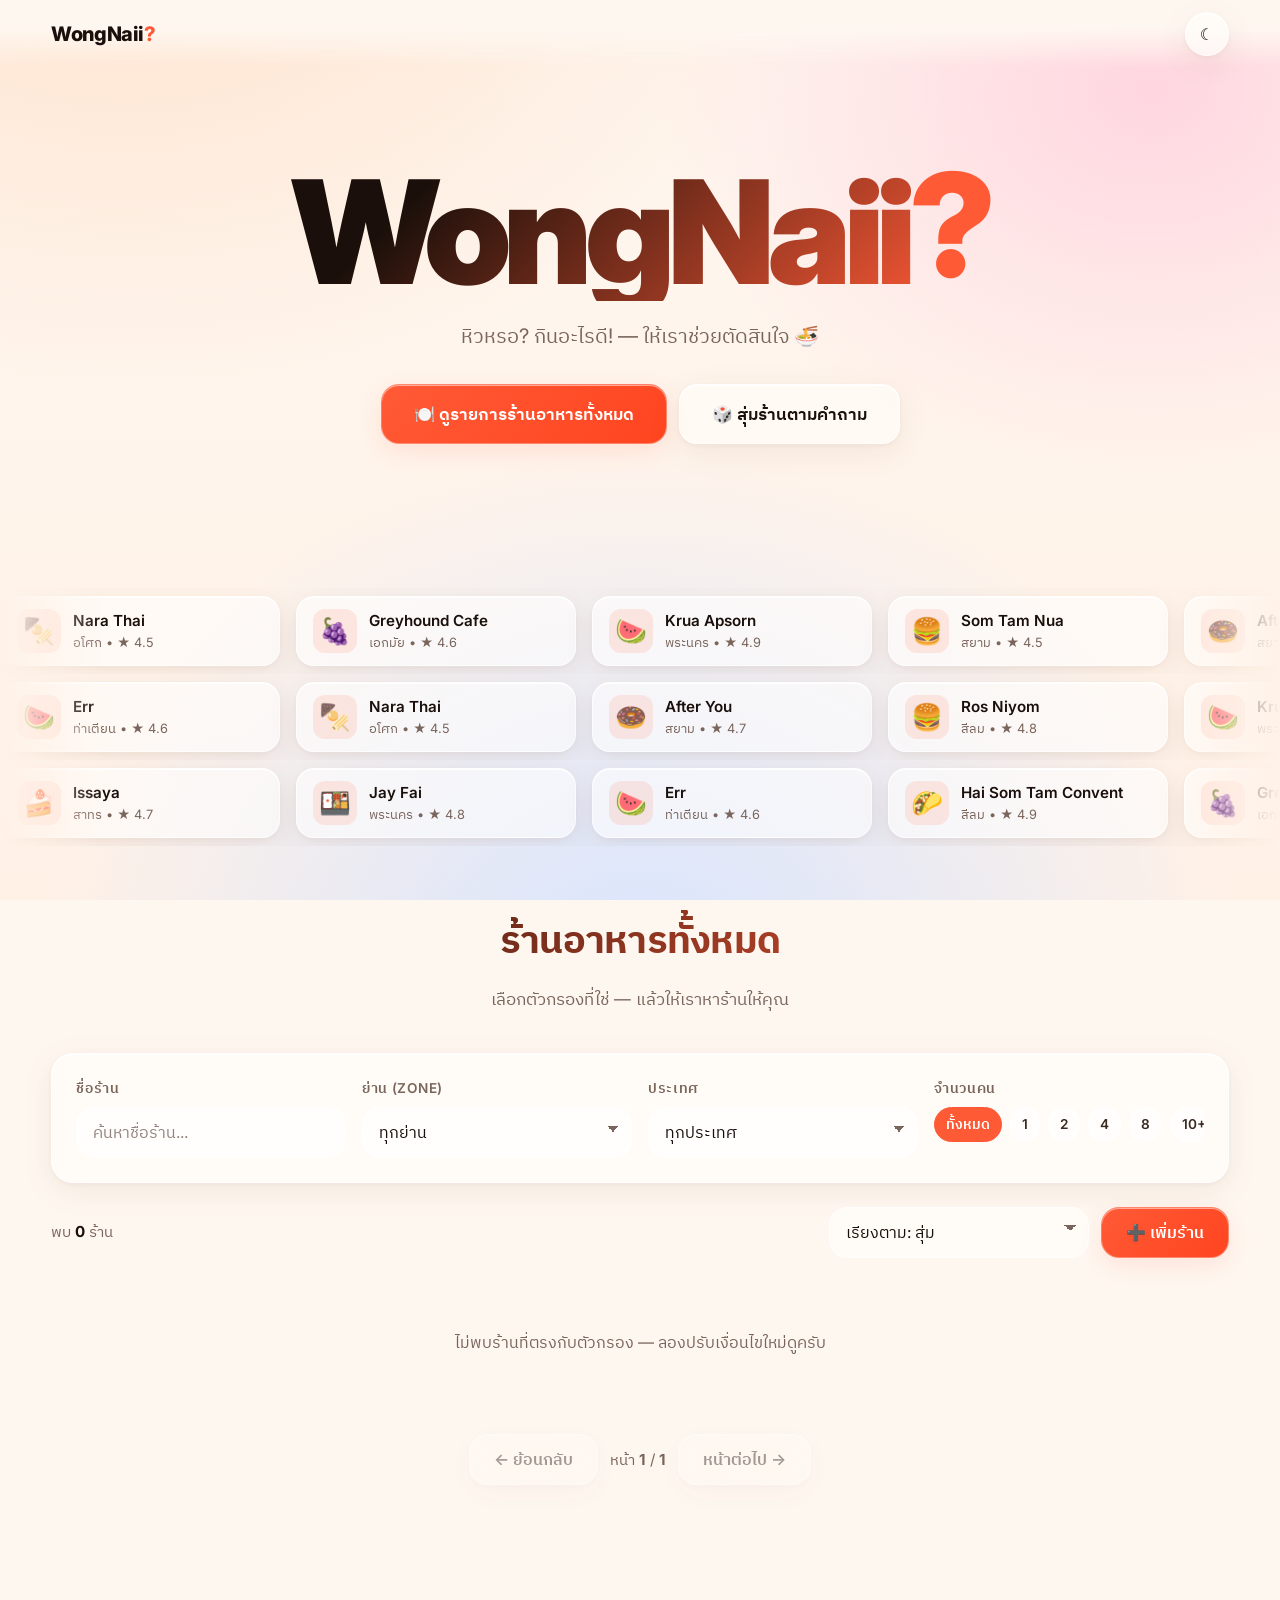
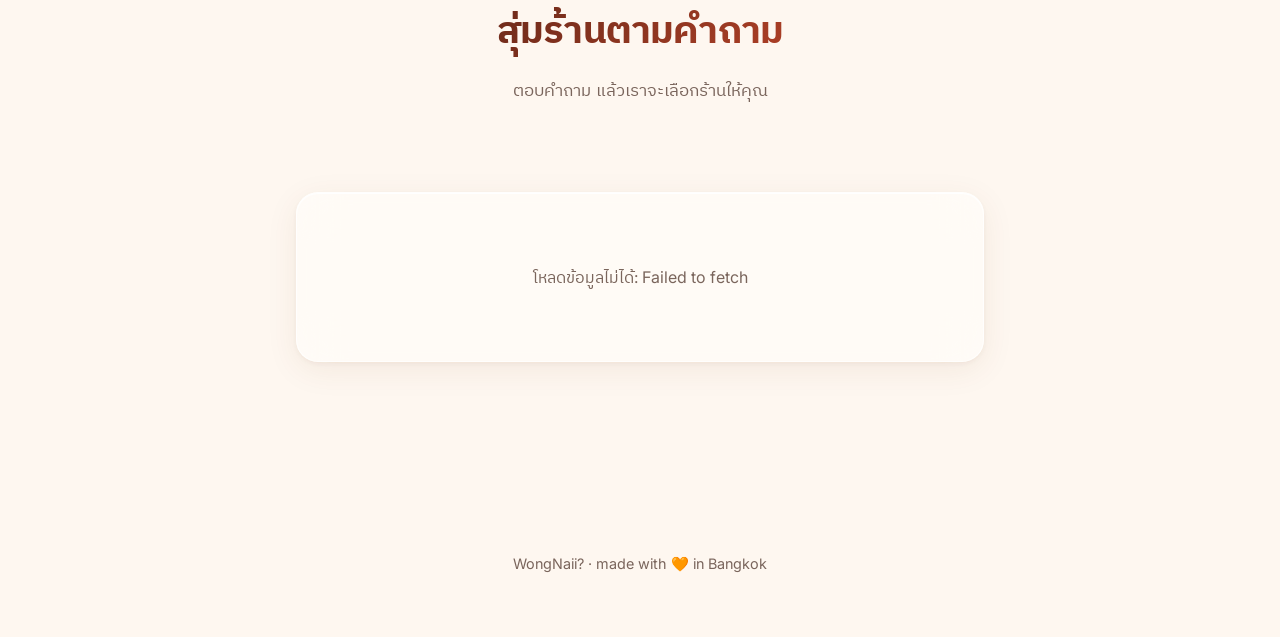
<file: index.html>
<!DOCTYPE html>
<html lang="th" data-theme="light">
<head>
  <meta charset="UTF-8">
  <meta name="viewport" content="width=device-width, initial-scale=1, viewport-fit=cover">
  <meta name="theme-color" content="#fef7f0">
  <title>WongNaii? - หิวหรอ? กินอะไรดี! — ให้เราช่วยตัดสินใจ 🍜</title>
  <meta name="description" content="WongNaii? — ค้นหาร้านอาหาร สุ่มร้านโดน ๆ และหาเพื่อนกินข้าวด้วยกัน">
  <link rel="preconnect" href="https://fonts.googleapis.com">
  <link rel="preconnect" href="https://fonts.gstatic.com" crossorigin>
  <link rel="stylesheet" href="https://fonts.googleapis.com/css2?family=Inter:wght@400;500;600;700;800;900&family=IBM+Plex+Sans+Thai:wght@400;500;600;700&display=swap">
  <link rel="stylesheet" href="assets/css/base.css">
  <link rel="stylesheet" href="assets/css/glass.css">
  <link rel="stylesheet" href="assets/css/home.css">
  <link rel="stylesheet" href="assets/css/all-restaurants.css">
  <link rel="stylesheet" href="assets/css/randomizer.css">
</head>
<body>
  <header class="site-header">
    <div class="container">
      <a href="./" class="brand">WongNaii<span>?</span></a>
      <div style="display:flex; gap: .5rem">
        <button class="glass-button is-icon" data-theme-toggle title="สลับธีม">☾</button>
      </div>
    </div>
  </header>

  <main>
    <!-- ── HERO ── -->
    <section class="hero container">
      <h1 class="hero-title">WongNaii<span class="qmark">?</span></h1>
      <p class="hero-sub">หิวหรอ? กินอะไรดี! — ให้เราช่วยตัดสินใจ 🍜</p>

      <div class="hero-actions">
        <a class="glass-button is-primary" href="#section-restaurants">
          🍽️ ดูรายการร้านอาหารทั้งหมด
        </a>
        <a class="glass-button" href="#section-randomizer">
          🎲 สุ่มร้านตามคำถาม
        </a>
      </div>
    </section>

    <!-- ── MARQUEE ── -->
    <section class="marquee-section" aria-label="ร้านอาหารแนะนำ">
      <div id="marquee" class="container" style="width:100%; max-width:none"></div>
    </section>

    <!-- ── ALL RESTAURANTS ── -->
    <section id="section-restaurants" class="container section-block">
      <div class="ar-header">
        <h2>ร้านอาหารทั้งหมด</h2>
        <p>เลือกตัวกรองที่ใช่ — แล้วให้เราหาร้านให้คุณ</p>
      </div>

      <!-- Top 5 strip (rendered by JS) -->
      <div id="top5-strip" class="ar-top5" hidden></div>

      <!-- Filter panel -->
      <div class="glass-card ar-filters">
        <div class="ar-filter-group">
          <label for="filter-name">ชื่อร้าน</label>
          <input id="filter-name" class="glass-input" placeholder="ค้นหาชื่อร้าน...">
        </div>
        <div class="ar-filter-group">
          <label for="filter-zone">ย่าน (Zone)</label>
          <select id="filter-zone" class="glass-input"><option value="">ทุกย่าน</option></select>
        </div>
        <div class="ar-filter-group">
          <label for="filter-food">ประเทศ</label>
          <select id="filter-food" class="glass-input"><option value="">ทุกประเทศ</option></select>
        </div>
        <div class="ar-filter-group">
          <label>จำนวนคน</label>
          <div class="ar-group-sizes" id="filter-group">
            <button data-size="" class="is-active">ทั้งหมด</button>
            <button data-size="1">1</button>
            <button data-size="2">2</button>
            <button data-size="4">4</button>
            <button data-size="8">8</button>
            <button data-size="10">10+</button>
          </div>
        </div>
      </div>

      <!-- Top bar -->
      <div class="ar-top-bar">
        <div class="ar-result-count">พบ <strong id="result-count">0</strong> ร้าน</div>
        <div class="ar-top-actions">
          <select id="sort-by" class="glass-input">
            <option value="random">เรียงตาม: สุ่ม</option>
            <option value="score-desc">เรียงคะแนนจาก AI WongNaii</option>
            <option value="rating-desc">คะแนน (สูง → ต่ำ)</option>
            <option value="rating-asc">คะแนน (ต่ำ → สูง)</option>
            <option value="reviews-desc">รีวิวเยอะสุด</option>
            <option value="likes-desc">กดหัวใจเยอะสุด</option>
            <option value="name-asc">ชื่อ A–Z</option>
          </select>
          <button class="glass-button is-primary" id="btn-add-restaurant">➕ เพิ่มร้าน</button>
        </div>
      </div>

      <!-- Grid -->
      <div id="grid" class="ar-grid">
        <div class="ar-loading">กำลังโหลด...</div>
      </div>

      <!-- Pagination -->
      <div class="ar-pagination">
        <button class="glass-button" id="btn-prev">← ย้อนกลับ</button>
        <span class="page-info">หน้า <strong id="page-current">1</strong> / <strong id="page-total">1</strong></span>
        <button class="glass-button" id="btn-next">หน้าต่อไป →</button>
      </div>
    </section>

    <!-- ── RANDOMIZER ── -->
    <section id="section-randomizer" class="container section-block">
      <div class="ar-header">
        <h2>สุ่มร้านตามคำถาม</h2>
        <p>ตอบคำถาม แล้วเราจะเลือกร้านให้คุณ</p>
      </div>
      <div class="quiz">
        <div class="quiz-progress" id="progress"></div>
        <div class="glass-card quiz-step" id="step">
          <div class="ar-loading">กำลังโหลดคำถาม...</div>
        </div>
      </div>
    </section>
  </main>

  <footer style="padding: 3rem 0; text-align:center; color: var(--text-muted); font-size:.9rem">
    <p>WongNaii? · made with 🧡 in Bangkok</p>
  </footer>

  <!-- Add Restaurant Modal -->
  <div class="glass-modal-scrim" id="modal-add" role="dialog" aria-modal="true">
    <div class="glass-modal">
      <h2 style="margin-bottom: var(--space-2)">เพิ่มร้านใหม่</h2>
      <p style="color: var(--text-muted); margin-bottom: var(--space-5); font-size: .9rem">
        กรอกข้อมูลพื้นฐาน — AI จะช่วยเติมรายละเอียดที่เหลือให้
      </p>
      <form class="add-form" id="add-form">
        <div class="form-row">
          <div>
            <label for="f-submitter">ชื่อคนส่ง</label>
            <input id="f-submitter" class="glass-input">
          </div>
          <div>
            <label for="f-restaurant">ชื่อร้าน *</label>
            <input id="f-restaurant" class="glass-input" required>
          </div>
        </div>
        <div>
          <label for="f-zone">ย่าน / โซน *</label>
          <select id="f-zone" class="glass-input" required>
            <option value="">— เลือกย่าน —</option>
            <option value="อโศก">อโศก</option>
            <option value="สยาม">สยาม</option>
            <option value="อารีย์">อารีย์</option>
            <option value="ทองหล่อ">ทองหล่อ</option>
            <option value="พร้อมพงษ์">พร้อมพงษ์</option>
          </select>
        </div>
        <div>
          <label for="f-review">รีวิว / ทำไมต้องกินร้านนี้ *</label>
          <textarea id="f-review" class="glass-input" required placeholder="บรรยายสั้น ๆ ว่าทำไมร้านนี้น่าไป"></textarea>
        </div>
        <div class="form-row">
          <div>
            <label for="f-menu">เมนูแนะนำ</label>
            <input id="f-menu" class="glass-input">
          </div>
          <div>
            <label for="f-menu-desc">คำอธิบายเมนู</label>
            <input id="f-menu-desc" class="glass-input">
          </div>
        </div>
        <div style="display:flex; gap: .75rem; justify-content: flex-end; margin-top: .5rem">
          <button type="button" class="glass-button" data-modal-close>ยกเลิก</button>
          <button type="submit" class="glass-button is-primary">ส่งข้อมูล</button>
        </div>
      </form>
    </div>
  </div>

  <!-- Party modals get injected by party.js -->
  <div id="party-modals"></div>

  <!-- Toast notifications -->
  <div id="toast-container" class="toast-container"></div>

  <script src="assets/js/config.js"></script>
  <script src="assets/js/theme.js"></script>
  <script src="assets/js/maintenance.js"></script>
  <script src="assets/js/api.js"></script>
  <script src="assets/js/identity.js"></script>
  <script src="assets/js/restaurant-detail.js"></script>
  <script src="assets/js/party.js"></script>
  <script src="assets/js/marquee.js"></script>
  <script src="assets/js/all-restaurants.js"></script>
  <script src="assets/js/randomizer.js"></script>
</body>
</html>
</file>
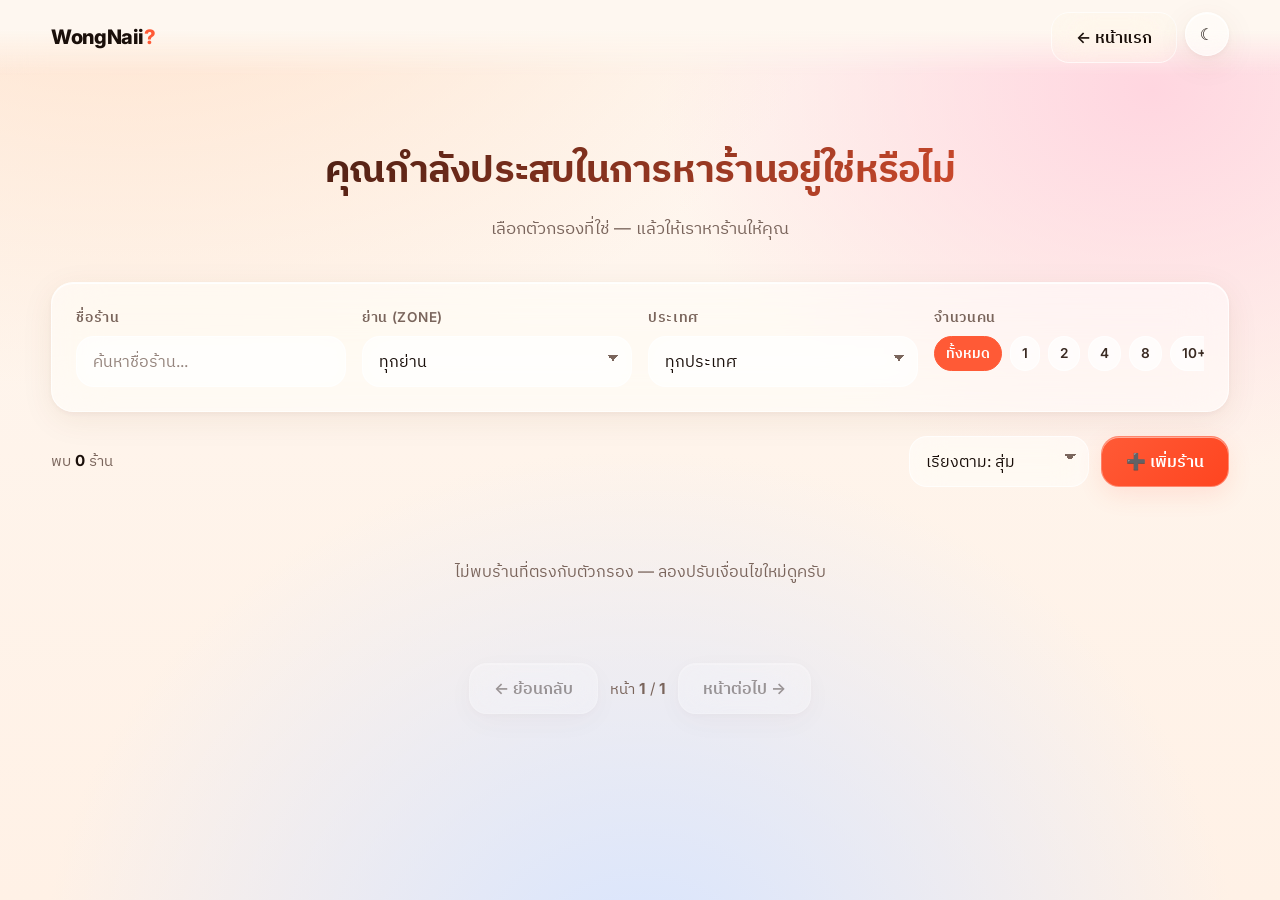
<file: pages/all-restaurants.html>
<!DOCTYPE html>
<html lang="th" data-theme="light">
<head>
  <meta charset="UTF-8">
  <meta name="viewport" content="width=device-width, initial-scale=1, viewport-fit=cover">
  <title>WongNaii? · ร้านอาหารทั้งหมด</title>
  <link rel="stylesheet" href="https://fonts.googleapis.com/css2?family=Inter:wght@400;500;600;700;800;900&family=IBM+Plex+Sans+Thai:wght@400;500;600;700&display=swap">
  <link rel="stylesheet" href="../assets/css/base.css">
  <link rel="stylesheet" href="../assets/css/glass.css">
  <link rel="stylesheet" href="../assets/css/home.css">
  <link rel="stylesheet" href="../assets/css/all-restaurants.css">
</head>
<body>
  <header class="site-header">
    <div class="container">
      <a href="../" class="brand">WongNaii<span>?</span></a>
      <div style="display:flex; gap: .5rem">
        <a href="../" class="glass-button is-ghost">← หน้าแรก</a>
        <button class="glass-button is-icon" data-theme-toggle title="สลับธีม">☾</button>
      </div>
    </div>
  </header>

  <main class="container">
    <div class="ar-header">
      <h1>คุณกำลังประสบในการหาร้านอยู่ใช่หรือไม่</h1>
      <p>เลือกตัวกรองที่ใช่ — แล้วให้เราหาร้านให้คุณ</p>
    </div>

    <!-- Top 5 strip (rendered by JS) -->
    <div id="top5-strip" class="ar-top5" hidden></div>

    <!-- Filter panel -->
    <div class="glass-card ar-filters">
      <div class="ar-filter-group">
        <label for="filter-name">ชื่อร้าน</label>
        <input id="filter-name" class="glass-input" placeholder="ค้นหาชื่อร้าน...">
      </div>
      <div class="ar-filter-group">
        <label for="filter-zone">ย่าน (Zone)</label>
        <select id="filter-zone" class="glass-input"><option value="">ทุกย่าน</option></select>
      </div>
      <div class="ar-filter-group">
        <label for="filter-food">ประเทศ</label>
        <select id="filter-food" class="glass-input"><option value="">ทุกประเทศ</option></select>
      </div>
      <div class="ar-filter-group">
        <label>จำนวนคน</label>
        <div class="ar-group-sizes" id="filter-group">
          <button data-size="" class="is-active">ทั้งหมด</button>
          <button data-size="1">1</button>
          <button data-size="2">2</button>
          <button data-size="4">4</button>
          <button data-size="8">8</button>
          <button data-size="10">10+</button>
        </div>
      </div>
    </div>

    <!-- Top bar -->
    <div class="ar-top-bar">
      <div class="ar-result-count">พบ <strong id="result-count">0</strong> ร้าน</div>
      <div class="ar-top-actions">
        <select id="sort-by" class="glass-input">
          <option value="random">เรียงตาม: สุ่ม</option>
          <option value="rating-desc">คะแนน (สูง → ต่ำ)</option>
          <option value="rating-asc">คะแนน (ต่ำ → สูง)</option>
          <option value="reviews-desc">รีวิวเยอะสุด</option>
          <option value="likes-desc">กดหัวใจเยอะสุด</option>
          <option value="name-asc">ชื่อ A–Z</option>
        </select>
        <button class="glass-button is-primary" id="btn-add-restaurant">➕ เพิ่มร้าน</button>
      </div>
    </div>

    <!-- Grid -->
    <div id="grid" class="ar-grid">
      <div class="ar-loading">กำลังโหลด...</div>
    </div>

    <!-- Pagination -->
    <div class="ar-pagination">
      <button class="glass-button" id="btn-prev">← ย้อนกลับ</button>
      <span class="page-info">หน้า <strong id="page-current">1</strong> / <strong id="page-total">1</strong></span>
      <button class="glass-button" id="btn-next">หน้าต่อไป →</button>
    </div>
  </main>

  <!-- Add Restaurant Modal -->
  <div class="glass-modal-scrim" id="modal-add" role="dialog" aria-modal="true">
    <div class="glass-modal">
      <h2 style="margin-bottom: var(--space-2)">เพิ่มร้านใหม่</h2>
      <p style="color: var(--text-muted); margin-bottom: var(--space-5); font-size: .9rem">
        กรอกข้อมูลพื้นฐาน — AI จะช่วยเติมรายละเอียดที่เหลือให้
      </p>
      <form class="add-form" id="add-form">
        <div class="form-row">
          <div>
            <label for="f-submitter">ชื่อคนส่ง</label>
            <input id="f-submitter" class="glass-input">
          </div>
          <div>
            <label for="f-restaurant">ชื่อร้าน *</label>
            <input id="f-restaurant" class="glass-input" required>
          </div>
        </div>
        <div>
          <label for="f-zone">ย่าน / โซน *</label>
          <select id="f-zone" class="glass-input" required>
            <option value="">— เลือกย่าน —</option>
            <option value="อโศก">อโศก</option>
            <option value="สยาม">สยาม</option>
            <option value="อารีย์">อารีย์</option>
            <option value="ทองหล่อ">ทองหล่อ</option>
            <option value="พร้อมพงษ์">พร้อมพงษ์</option>
          </select>
        </div>
        <div>
          <label for="f-review">รีวิว / ทำไมต้องกินร้านนี้ *</label>
          <textarea id="f-review" class="glass-input" required placeholder="บรรยายสั้น ๆ ว่าทำไมร้านนี้น่าไป"></textarea>
        </div>
        <div class="form-row">
          <div>
            <label for="f-menu">เมนูแนะนำ</label>
            <input id="f-menu" class="glass-input">
          </div>
          <div>
            <label for="f-menu-desc">คำอธิบายเมนู</label>
            <input id="f-menu-desc" class="glass-input">
          </div>
        </div>
        <div style="display:flex; gap: .75rem; justify-content: flex-end; margin-top: .5rem">
          <button type="button" class="glass-button" data-modal-close>ยกเลิก</button>
          <button type="submit" class="glass-button is-primary">ส่งข้อมูล</button>
        </div>
      </form>
    </div>
  </div>

  <!-- Party modals get injected by party.js -->
  <div id="party-modals"></div>

  <!-- Toast notifications -->
  <div id="toast-container" class="toast-container"></div>

  <script src="../assets/js/config.js"></script>
  <script src="../assets/js/theme.js"></script>
  <script src="../assets/js/maintenance.js"></script>
  <script src="../assets/js/api.js"></script>
  <script src="../assets/js/identity.js"></script>
  <script src="../assets/js/restaurant-detail.js"></script>
  <script src="../assets/js/party.js"></script>
  <script src="../assets/js/all-restaurants.js"></script>
</body>
</html>
</file>
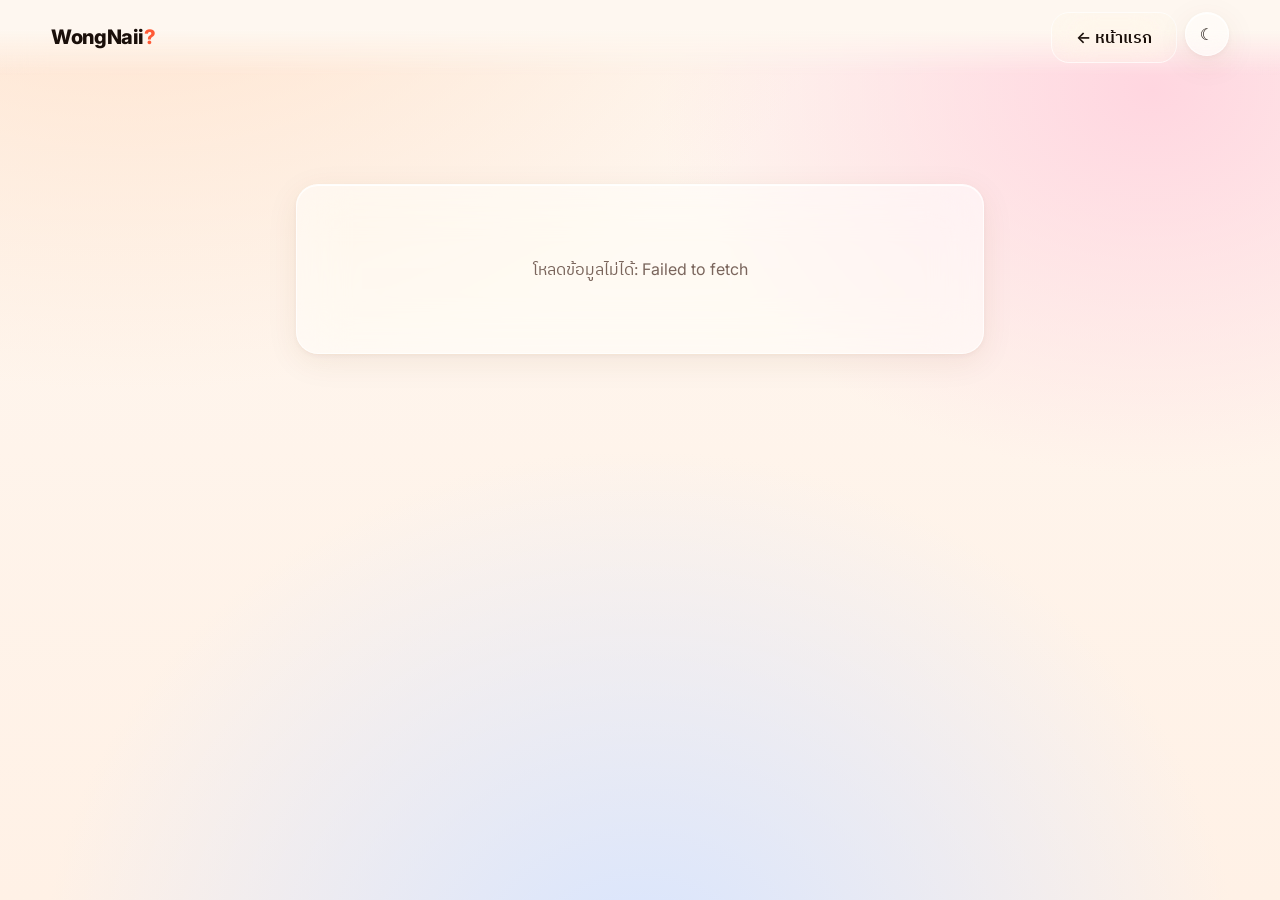
<file: pages/randomizer.html>
<!DOCTYPE html>
<html lang="th" data-theme="light">
<head>
  <meta charset="UTF-8">
  <meta name="viewport" content="width=device-width, initial-scale=1, viewport-fit=cover">
  <title>WongNaii? · สุ่มร้านตามคำถาม</title>
  <link rel="stylesheet" href="https://fonts.googleapis.com/css2?family=Inter:wght@400;500;600;700;800;900&family=IBM+Plex+Sans+Thai:wght@400;500;600;700&display=swap">
  <link rel="stylesheet" href="../assets/css/base.css">
  <link rel="stylesheet" href="../assets/css/glass.css">
  <link rel="stylesheet" href="../assets/css/home.css">
  <link rel="stylesheet" href="../assets/css/all-restaurants.css">
  <link rel="stylesheet" href="../assets/css/randomizer.css">
</head>
<body>
  <header class="site-header">
    <div class="container">
      <a href="../" class="brand">WongNaii<span>?</span></a>
      <div style="display:flex; gap: .5rem">
        <a href="../" class="glass-button is-ghost">← หน้าแรก</a>
        <button class="glass-button is-icon" data-theme-toggle title="สลับธีม">☾</button>
      </div>
    </div>
  </header>

  <main class="quiz">
    <div class="quiz-progress" id="progress"></div>
    <div class="glass-card quiz-step" id="step">
      <div class="ar-loading">กำลังโหลดคำถาม...</div>
    </div>
  </main>

  <div id="party-modals"></div>

  <script src="../assets/js/config.js"></script>
  <script src="../assets/js/theme.js"></script>
  <script src="../assets/js/maintenance.js"></script>
  <script src="../assets/js/api.js"></script>
  <script src="../assets/js/identity.js"></script>
  <script src="../assets/js/party.js"></script>
  <script src="../assets/js/randomizer.js"></script>
</body>
</html>
</file>
<file: assets/css/base.css>
/* ========================================================================
   WongNaii? — Base tokens, reset, theme system
   ======================================================================== */

:root {
  --font-display: "SF Pro Display", "Inter", "IBM Plex Sans Thai", system-ui, -apple-system, sans-serif;
  --font-body:    "SF Pro Text",    "Inter", "IBM Plex Sans Thai", system-ui, sans-serif;

  --radius-sm: 12px;
  --radius-md: 18px;
  --radius-lg: 22px;
  --radius-xl: 32px;

  --space-1: 0.25rem;
  --space-2: 0.5rem;
  --space-3: 0.75rem;
  --space-4: 1rem;
  --space-5: 1.5rem;
  --space-6: 2rem;
  --space-8: 3rem;
  --space-10: 4.5rem;

  --transition-fast: 180ms cubic-bezier(.2,.8,.2,1);
  --transition-med:  340ms cubic-bezier(.2,.8,.2,1);
}

/* ---- Light theme (default) ---- */
:root,
[data-theme="light"] {
  color-scheme: light;

  --bg-base: #fef7f0;
  --bg-gradient: radial-gradient(1200px 800px at 10% -10%, #ffe2cc 0%, transparent 60%),
                 radial-gradient(900px 700px at 90% 10%, #ffd6e0 0%, transparent 55%),
                 radial-gradient(1000px 900px at 50% 110%, #d6e4ff 0%, transparent 60%),
                 linear-gradient(180deg, #fef7f0, #fff1e6);

  --text-strong: #1a0f0a;
  --text:        #3a2a22;
  --text-muted:  #7a655c;

  --glass-bg:     rgba(255, 255, 255, 0.55);
  --glass-bg-hi:  rgba(255, 255, 255, 0.75);
  --glass-border: rgba(255, 255, 255, 0.7);
  --glass-shadow: 0 8px 32px rgba(120, 60, 20, 0.08),
                  0 2px 6px rgba(120, 60, 20, 0.05);
  --glass-inner-highlight: inset 0 1px 0 rgba(255, 255, 255, 0.9);

  --accent:        #ff5a36;
  --accent-hover:  #ff4520;
  --accent-soft:   rgba(255, 90, 54, 0.12);
  --accent-text:   #ffffff;

  --heart:         #ff3366;

  --blur: 24px;
  --blur-sat: 180%;
}

/* ---- Dark theme ---- */
[data-theme="dark"] {
  color-scheme: dark;

  --bg-base: #0a0612;
  --bg-gradient: radial-gradient(1200px 800px at 10% -10%, #2a1845 0%, transparent 60%),
                 radial-gradient(900px 700px at 90% 10%, #45152e 0%, transparent 55%),
                 radial-gradient(1000px 900px at 50% 110%, #0a1f3a 0%, transparent 60%),
                 linear-gradient(180deg, #0a0612, #1a0f2e);

  --text-strong: #fff5ee;
  --text:        #f0e3d8;
  --text-muted:  #c0b0a0;

  --glass-bg:     rgba(255, 255, 255, 0.06);
  --glass-bg-hi:  rgba(255, 255, 255, 0.1);
  --glass-border: rgba(255, 255, 255, 0.12);
  --glass-shadow: 0 8px 32px rgba(0, 0, 0, 0.6),
                  0 2px 6px rgba(0, 0, 0, 0.4);
  --glass-inner-highlight: inset 0 1px 0 rgba(255, 255, 255, 0.15);

  --accent:        #ff7a52;
  --accent-hover:  #ff8e6b;
  --accent-soft:   rgba(255, 122, 82, 0.18);
  --accent-text:   #1a0f0a;

  --heart:         #ff5c7a;

  --blur: 28px;
  --blur-sat: 140%;
}

/* Respect OS preference if no explicit choice */
@media (prefers-color-scheme: dark) {
  :root:not([data-theme]) {
    color-scheme: dark;
    --bg-base: #0a0612;
    --bg-gradient: radial-gradient(1200px 800px at 10% -10%, #2a1845 0%, transparent 60%),
                   radial-gradient(900px 700px at 90% 10%, #45152e 0%, transparent 55%),
                   radial-gradient(1000px 900px at 50% 110%, #0a1f3a 0%, transparent 60%),
                   linear-gradient(180deg, #0a0612, #1a0f2e);
    --text-strong: #fff5ee;
    --text:        #f0e3d8;
    --text-muted:  #c0b0a0;
    --glass-bg:     rgba(255, 255, 255, 0.06);
    --glass-bg-hi:  rgba(255, 255, 255, 0.1);
    --glass-border: rgba(255, 255, 255, 0.12);
    --glass-shadow: 0 8px 32px rgba(0, 0, 0, 0.6), 0 2px 6px rgba(0, 0, 0, 0.4);
    --glass-inner-highlight: inset 0 1px 0 rgba(255, 255, 255, 0.15);
    --accent: #ff7a52;
    --accent-hover: #ff8e6b;
    --accent-soft: rgba(255, 122, 82, 0.18);
    --accent-text: #1a0f0a;
    --heart: #ff5c7a;
  }
}

/* ---- Reset ---- */
*, *::before, *::after { box-sizing: border-box; }
html, body { margin: 0; padding: 0; }
html { scroll-behavior: smooth; }
body {
  font-family: var(--font-body);
  color: var(--text);
  background: var(--bg-base);
  background-image: var(--bg-gradient);
  background-attachment: fixed;
  min-height: 100vh;
  line-height: 1.55;
  -webkit-font-smoothing: antialiased;
  text-rendering: optimizeLegibility;
  transition: background-color var(--transition-med), color var(--transition-med);
}

h1, h2, h3, h4 {
  font-family: var(--font-display);
  color: var(--text-strong);
  letter-spacing: -0.02em;
  margin: 0;
}

a { color: inherit; text-decoration: none; }
button { font: inherit; cursor: pointer; border: none; background: none; color: inherit; }
img { max-width: 100%; display: block; }

/* ---- Layout helpers ---- */
.container {
  width: min(1200px, 92%);
  margin-inline: auto;
}

.stack > * + * { margin-top: var(--space-4); }

@media (prefers-reduced-motion: reduce) {
  *, *::before, *::after {
    animation-duration: 0.001ms !important;
    transition-duration: 0.001ms !important;
  }
}
</file>
<file: assets/css/glass.css>
/* ========================================================================
   Liquid Glass primitives — frosted surfaces, buttons, inputs, modals
   ======================================================================== */

.glass {
  background: var(--glass-bg);
  -webkit-backdrop-filter: blur(var(--blur)) saturate(var(--blur-sat));
          backdrop-filter: blur(var(--blur)) saturate(var(--blur-sat));
  border: 1px solid var(--glass-border);
  box-shadow: var(--glass-shadow), var(--glass-inner-highlight);
  border-radius: var(--radius-lg);
}

/* Card */
.glass-card {
  composes: glass;
  background: var(--glass-bg);
  -webkit-backdrop-filter: blur(var(--blur)) saturate(var(--blur-sat));
          backdrop-filter: blur(var(--blur)) saturate(var(--blur-sat));
  border: 1px solid var(--glass-border);
  box-shadow: var(--glass-shadow), var(--glass-inner-highlight);
  border-radius: var(--radius-lg);
  padding: var(--space-5);
  transition: transform var(--transition-fast), box-shadow var(--transition-fast), background var(--transition-fast);
}
.glass-card:hover {
  transform: translateY(-2px);
  background: var(--glass-bg-hi);
}

/* Button */
.glass-button {
  display: inline-flex;
  align-items: center;
  justify-content: center;
  gap: var(--space-2);
  padding: var(--space-3) var(--space-5);
  border-radius: var(--radius-md);
  background: var(--glass-bg);
  -webkit-backdrop-filter: blur(20px) saturate(var(--blur-sat));
          backdrop-filter: blur(20px) saturate(var(--blur-sat));
  border: 1px solid var(--glass-border);
  box-shadow: var(--glass-shadow), var(--glass-inner-highlight);
  color: var(--text-strong);
  font-weight: 600;
  font-size: 1rem;
  transition: transform var(--transition-fast), background var(--transition-fast), box-shadow var(--transition-fast);
  white-space: nowrap;
}
.glass-button:hover { transform: translateY(-1px); background: var(--glass-bg-hi); }
.glass-button:active { transform: translateY(0); }

.glass-button.is-primary {
  background: linear-gradient(135deg, var(--accent), var(--accent-hover));
  color: var(--accent-text);
  border-color: rgba(255,255,255,0.3);
  box-shadow:
    0 8px 24px var(--accent-soft),
    inset 0 1px 0 rgba(255,255,255,0.5);
}
.glass-button.is-primary:hover {
  background: linear-gradient(135deg, var(--accent-hover), var(--accent));
}

.glass-button.is-ghost {
  background: transparent;
  box-shadow: none;
  border-color: var(--glass-border);
}

.glass-button.is-icon {
  padding: var(--space-3);
  width: 44px;
  height: 44px;
  border-radius: 50%;
}

/* Input */
.glass-input {
  width: 100%;
  padding: var(--space-3) var(--space-4);
  border-radius: var(--radius-md);
  background: var(--glass-bg);
  -webkit-backdrop-filter: blur(16px) saturate(var(--blur-sat));
          backdrop-filter: blur(16px) saturate(var(--blur-sat));
  border: 1px solid var(--glass-border);
  color: var(--text-strong);
  font: inherit;
  outline: none;
  transition: border-color var(--transition-fast), box-shadow var(--transition-fast);
}
.glass-input:focus {
  border-color: var(--accent);
  box-shadow: 0 0 0 3px var(--accent-soft);
}

/* Native <select> doesn't pick up text color reliably on dark glass — force it.
   <option> pop-ups are rendered by the OS, so paint a solid surface. */
select.glass-input {
  color: var(--text-strong);
  cursor: pointer;
  padding-right: 2.5rem;
  background-image:
    linear-gradient(45deg, transparent 50%, var(--text-muted) 50%),
    linear-gradient(135deg, var(--text-muted) 50%, transparent 50%);
  background-position:
    calc(100% - 1.1rem) 1.1rem,
    calc(100% - 0.75rem) 1.1rem;
  background-size: 6px 6px, 6px 6px;
  background-repeat: no-repeat;
  appearance: none;
}
select.glass-input option {
  background-color: var(--bg-base);
  color: var(--text-strong);
}
[data-theme="dark"] select.glass-input option { background-color: #1a0f2e; color: #fff5ee; }

/* Textarea (used in Add Restaurant / Party details forms) needs the same treatment */
textarea.glass-input { color: var(--text-strong); font-family: inherit; }
input.glass-input::placeholder,
textarea.glass-input::placeholder { color: var(--text-muted); opacity: 0.8; }

/* Buttons used as links keep their underline-free look on dark mode too */
a.glass-button { text-decoration: none; }

/* Pill (small label / chip) */
.glass-pill {
  display: inline-flex;
  align-items: center;
  gap: var(--space-1);
  padding: 4px 12px;
  border-radius: 999px;
  font-size: 0.8rem;
  font-weight: 500;
  background: var(--glass-bg);
  -webkit-backdrop-filter: blur(12px) saturate(var(--blur-sat));
          backdrop-filter: blur(12px) saturate(var(--blur-sat));
  border: 1px solid var(--glass-border);
  color: var(--text);
}

/* Modal scrim + dialog */
.glass-modal-scrim {
  position: fixed; inset: 0; z-index: 100;
  background: rgba(0,0,0,0.4);
  -webkit-backdrop-filter: blur(8px);
          backdrop-filter: blur(8px);
  display: grid;
  place-items: center;
  opacity: 0;
  pointer-events: none;
  transition: opacity var(--transition-med);
}
.glass-modal-scrim.is-open {
  opacity: 1;
  pointer-events: auto;
}
.glass-modal {
  width: min(560px, 92vw);
  max-height: 86vh;
  overflow: auto;
  background: var(--glass-bg-hi);
  -webkit-backdrop-filter: blur(40px) saturate(var(--blur-sat));
          backdrop-filter: blur(40px) saturate(var(--blur-sat));
  border: 1px solid var(--glass-border);
  border-radius: var(--radius-xl);
  box-shadow: 0 30px 80px rgba(0,0,0,0.3), var(--glass-inner-highlight);
  padding: var(--space-6);
  transform: scale(0.96) translateY(8px);
  transition: transform var(--transition-med);
}
.glass-modal-scrim.is-open .glass-modal { transform: scale(1) translateY(0); }
</file>
<file: assets/css/home.css>
/* ========================================================================
   Home page — hero, marquee, primary actions
   ======================================================================== */

.site-header {
  position: sticky;
  top: 0;
  z-index: 50;
  padding: var(--space-3) 0;
  background: linear-gradient(180deg, var(--bg-base) 40%, transparent);
  -webkit-backdrop-filter: blur(20px);
          backdrop-filter: blur(20px);
}
.site-header .container {
  display: flex; align-items: center; justify-content: space-between;
  gap: var(--space-4);
}
.brand {
  font-family: var(--font-display);
  font-weight: 800;
  font-size: 1.25rem;
  color: var(--text-strong);
  letter-spacing: -0.02em;
}
.brand span { color: var(--accent); }

/* ---- Hero ---- */
.hero {
  text-align: center;
  padding: clamp(3rem, 8vw, 6rem) 0 clamp(2rem, 5vw, 4rem);
}
.hero-title {
  font-size: clamp(3.5rem, 12vw, 9rem);
  font-weight: 900;
  letter-spacing: -0.05em;
  line-height: 0.95;
  background: linear-gradient(135deg, var(--text-strong) 30%, var(--accent) 80%);
  -webkit-background-clip: text;
          background-clip: text;
  color: transparent;
  margin-bottom: var(--space-3);
}
.hero-title .qmark {
  display: inline-block;
  color: var(--accent);
  -webkit-text-fill-color: var(--accent);
  transform: translateY(-0.05em);
  animation: wiggle 4s ease-in-out infinite;
}
@keyframes wiggle {
  0%, 100% { transform: translateY(-0.05em) rotate(0deg); }
  50% { transform: translateY(-0.1em) rotate(8deg); }
}
.hero-sub {
  font-size: clamp(1rem, 2vw, 1.25rem);
  color: var(--text-muted);
  margin-bottom: var(--space-6);
}

.hero-actions {
  display: flex;
  gap: var(--space-3);
  justify-content: center;
  flex-wrap: wrap;
}
.hero-actions .glass-button { font-size: 1.05rem; padding: var(--space-4) var(--space-6); }

/* ---- Marquee (3 rows) ---- */
.marquee-section {
  padding: var(--space-8) 0;
  margin-top: var(--space-6);
  overflow: hidden;
}
.marquee-row {
  display: flex;
  overflow: hidden;
  mask-image: linear-gradient(90deg, transparent, #000 8%, #000 92%, transparent);
          mask-image: linear-gradient(90deg, transparent, #000 8%, #000 92%, transparent);
  -webkit-mask-image: linear-gradient(90deg, transparent, #000 8%, #000 92%, transparent);
  padding: var(--space-2) 0;
}
.marquee-track {
  display: flex;
  gap: var(--space-4);
  flex-shrink: 0;
  padding-right: var(--space-4);
  animation: marquee-scroll var(--marquee-duration, 60s) linear infinite;
}
.marquee-row[data-direction="right"] .marquee-track {
  animation-direction: reverse;
}
.marquee-row:hover .marquee-track {
  animation-play-state: paused;
}
@keyframes marquee-scroll {
  from { transform: translateX(0); }
  to   { transform: translateX(-50%); }
}

/* Restaurant chip for the marquee */
.marquee-chip {
  flex: 0 0 auto;
  width: 280px;
  padding: var(--space-3) var(--space-4);
  display: flex;
  align-items: center;
  gap: var(--space-3);
  background: var(--glass-bg);
  -webkit-backdrop-filter: blur(20px) saturate(var(--blur-sat));
          backdrop-filter: blur(20px) saturate(var(--blur-sat));
  border: 1px solid var(--glass-border);
  border-radius: var(--radius-md);
  box-shadow: var(--glass-shadow), var(--glass-inner-highlight);
  transition: transform var(--transition-fast);
}
.marquee-chip:hover { transform: translateY(-3px); }
.marquee-chip__emoji {
  font-size: 1.6rem;
  width: 44px; height: 44px;
  display: grid; place-items: center;
  background: var(--accent-soft);
  border-radius: 12px;
  flex-shrink: 0;
}
.marquee-chip__name {
  font-weight: 600;
  color: var(--text-strong);
  font-size: 0.95rem;
  white-space: nowrap; overflow: hidden; text-overflow: ellipsis;
}
.marquee-chip__meta {
  font-size: 0.8rem;
  color: var(--text-muted);
  white-space: nowrap; overflow: hidden; text-overflow: ellipsis;
}

/* ---- SPA section anchors ---- */
html { scroll-behavior: smooth; }

#section-restaurants,
#section-randomizer {
  scroll-margin-top: 72px;
}

.section-block {
  padding-top:    var(--space-4);
  padding-bottom: clamp(2rem, 4vw, 4rem);
}
/* Remove ar-header's own top padding — section-block already provides breathing room */
.section-block .ar-header { padding-top: 0; }
/* Tighten quiz top padding — ar-header subtitle is already right above the progress bar */
.section-block .quiz { padding-top: var(--space-4); }

/* h2 heading inside .ar-header (same visual as h1 on standalone page) */
.ar-header h2 {
  font-size: clamp(1.6rem, 4vw, 2.4rem);
  font-weight: 800;
  margin-bottom: var(--space-3);
  background: linear-gradient(135deg, var(--text-strong), var(--accent));
  -webkit-background-clip: text; background-clip: text;
  color: transparent;
}

/* ---- Maintenance banner ---- */
.maintenance-screen {
  position: fixed; inset: 0; z-index: 9999;
  display: grid; place-items: center;
  background: var(--bg-base);
  background-image: var(--bg-gradient);
  padding: var(--space-6);
  text-align: center;
}
.maintenance-screen .glass-card {
  max-width: 480px;
  padding: var(--space-8);
}
.maintenance-screen h1 { font-size: 2rem; margin-bottom: var(--space-3); }
.maintenance-screen p { color: var(--text-muted); }
</file>
<file: assets/css/all-restaurants.css>
/* ========================================================================
   All-Restaurants page — filters, grid, card UI
   ======================================================================== */

.ar-header {
  padding: clamp(2rem, 5vw, 4rem) 0 var(--space-5);
  text-align: center;
}
.ar-header h1 {
  font-size: clamp(1.6rem, 4vw, 2.4rem);
  font-weight: 800;
  margin-bottom: var(--space-3);
  background: linear-gradient(135deg, var(--text-strong), var(--accent));
  -webkit-background-clip: text; background-clip: text;
  color: transparent;
}
.ar-header p { color: var(--text-muted); font-size: 1.05rem; }

/* ---- Filter panel ---- */
.ar-filters {
  display: grid;
  grid-template-columns: repeat(auto-fit, minmax(180px, 1fr));
  gap: var(--space-4);
  padding: var(--space-5);
  margin-bottom: var(--space-5);
  /* Filter panel is a form — disable glass-card's lift-on-hover */
  transform: none !important;
}
.ar-filter-group { display: flex; flex-direction: column; gap: var(--space-2); }
.ar-filter-group label {
  font-size: 0.85rem;
  font-weight: 600;
  color: var(--text-muted);
  text-transform: uppercase;
  letter-spacing: 0.05em;
}
.ar-filter-group select { appearance: none; cursor: pointer; }

.ar-group-sizes {
  display: flex; flex-wrap: nowrap; gap: var(--space-2);
  overflow-x: auto; scrollbar-width: none;
}
.ar-group-sizes::-webkit-scrollbar { display: none; }
.ar-group-sizes button {
  flex-shrink: 0;
  padding: 6px 11px;
  border-radius: 999px;
  background: var(--glass-bg);
  -webkit-backdrop-filter: blur(12px); backdrop-filter: blur(12px);
  border: 1px solid var(--glass-border);
  color: var(--text);
  font-weight: 600;
  font-size: 0.85rem;
  transition: all var(--transition-fast);
}
.ar-group-sizes button.is-active {
  background: var(--accent);
  color: var(--accent-text);
  border-color: var(--accent);
}

/* ---- Top bar (count + sort + add) ---- */
.ar-top-bar {
  display: flex; align-items: center; justify-content: space-between;
  gap: var(--space-4);
  margin-bottom: var(--space-5);
  flex-wrap: wrap;
}
.ar-result-count { color: var(--text-muted); font-size: 0.95rem; }
.ar-result-count strong { color: var(--text-strong); }
.ar-top-actions { display: flex; gap: var(--space-3); align-items: center; flex-wrap: nowrap; }
.ar-top-actions select { min-width: 160px; }

/* ---- Card grid (3 cols × 4 rows = 12) ---- */
.ar-grid {
  display: grid;
  grid-template-columns: repeat(auto-fill, minmax(320px, 1fr));
  gap: var(--space-4);
  margin-bottom: var(--space-6);
}
@media (min-width: 1024px) {
  .ar-grid { grid-template-columns: repeat(3, 1fr); }
}

/* ---- Restaurant card ---- */
.r-card {
  display: flex; flex-direction: column;
  padding: var(--space-5);
  gap: var(--space-3);
  position: relative;
  min-height: 380px;
}
.r-card__top {
  display: flex; justify-content: space-between; gap: var(--space-3);
  align-items: flex-start;
}
.r-card__title {
  font-family: var(--font-display);
  font-size: 1.15rem;
  font-weight: 700;
  color: var(--text-strong);
  line-height: 1.3;
  letter-spacing: -0.01em;
}
.r-card__type { font-size: 0.85rem; color: var(--text-muted); margin-top: 2px; }

.r-heart-wrap {
  flex-shrink: 0;
  display: flex; flex-direction: column; align-items: center; gap: 8px;
}
/* Total score badge above heart button on card */
.r-score-badge {
  font-size: 1rem; font-weight: 800;
  color: var(--accent); line-height: 1; text-align: center;
}
.r-score-badge__denom { font-size: 0.58rem; font-weight: 600; color: var(--text-muted); }
.r-heart {
  width: 40px; height: 40px;
  border-radius: 50%;
  display: grid; place-items: center;
  background: var(--glass-bg);
  border: 1px solid var(--glass-border);
  font-size: 1.1rem;
  transition: all var(--transition-fast);
}
.r-heart:hover { transform: scale(1.1); }
.r-heart.is-liked { background: var(--heart); border-color: var(--heart); color: white; }
.r-heart-count { font-size: 0.72rem; font-weight: 700; color: var(--text-muted); line-height: 1; }

.r-card__meta {
  display: flex; flex-wrap: wrap; gap: var(--space-2);
  font-size: 0.85rem;
}
.r-card__meta .glass-pill { font-size: 0.78rem; }

.r-card__info { font-size: 0.88rem; color: var(--text); display: flex; flex-direction: column; gap: 4px; }
.r-card__info .row { display: flex; gap: var(--space-2); align-items: flex-start; }
.r-card__info .row span:first-child { width: 18px; flex-shrink: 0; opacity: 0.7; }

.r-card__actions {
  display: flex; gap: var(--space-2);
  margin-top: auto; padding-top: var(--space-3);
  flex-wrap: wrap;
}
.r-card__actions .glass-button { flex: 1 1 auto; font-size: 0.85rem; padding: 10px 14px; }

.r-card__party-badge {
  position: absolute; top: 12px; left: 12px;
  background: var(--accent);
  color: var(--accent-text);
  font-size: 0.7rem;
  font-weight: 700;
  padding: 4px 10px;
  border-radius: 999px;
  box-shadow: 0 4px 12px var(--accent-soft);
  animation: pulse 2s ease-in-out infinite;
}
@keyframes pulse {
  0%, 100% { transform: scale(1); }
  50%      { transform: scale(1.05); }
}

/* ---- Pagination ---- */
.ar-pagination {
  display: flex; justify-content: center; align-items: center;
  gap: var(--space-3);
  margin: var(--space-6) 0 var(--space-8);
}
.ar-pagination .page-info { color: var(--text-muted); font-size: 0.95rem; }
.ar-pagination .glass-button:disabled { opacity: 0.4; pointer-events: none; }

/* ---- Empty / loading ---- */
.ar-empty, .ar-loading {
  text-align: center; padding: var(--space-8); color: var(--text-muted);
}
.ar-empty { grid-column: 1 / -1; }
.ar-loading { animation: pulse 1.4s ease-in-out infinite; }

/* ---- Add Restaurant modal form ---- */
.add-form { display: flex; flex-direction: column; gap: var(--space-4); }
.add-form label { font-size: 0.9rem; font-weight: 600; color: var(--text); display: block; margin-bottom: 6px; }
.add-form textarea { min-height: 80px; resize: vertical; font-family: inherit; }
.add-form .form-row { display: grid; grid-template-columns: 1fr 1fr; gap: var(--space-3); }
@media (max-width: 540px) { .add-form .form-row { grid-template-columns: 1fr; } }

.add-form-status {
  padding: var(--space-3);
  border-radius: var(--radius-sm);
  font-size: 0.9rem;
  display: none;
}
.add-form-status.is-info    { display: block; background: var(--accent-soft); color: var(--text-strong); }
.add-form-status.is-error   { display: block; background: rgba(255, 60, 60, 0.15); color: #d33; }
.add-form-status.is-success { display: block; background: rgba(60, 200, 100, 0.15); color: #1a8040; }

/* ---- Toast notifications ---- */
.toast-container {
  position: fixed;
  bottom: 28px; left: 50%;
  transform: translateX(-50%);
  z-index: 300;
  display: flex; flex-direction: column; gap: 10px;
  align-items: center;
  pointer-events: none;
}
.toast {
  display: flex; align-items: center; gap: 10px;
  padding: 12px 20px;
  border-radius: 999px;
  background: var(--glass-bg-hi);
  -webkit-backdrop-filter: blur(24px); backdrop-filter: blur(24px);
  border: 1px solid var(--glass-border);
  box-shadow: 0 8px 32px rgba(0,0,0,0.25);
  font-size: 0.9rem; font-weight: 600;
  color: var(--text-strong);
  max-width: min(480px, 90vw);
  pointer-events: auto;
  cursor: pointer;
  animation: toast-in 0.3s cubic-bezier(.34,1.56,.64,1) both;
}
.toast.is-hiding { animation: toast-out 0.35s ease forwards; }
.toast--success { border-color: rgba(60,200,100,.5); }
.toast--error   { border-color: rgba(255,60,60,.5); }
.toast--info    { border-color: var(--accent); }
.toast__icon { font-size: 1.15rem; flex-shrink: 0; }
.toast__msg  { line-height: 1.4; }

@keyframes toast-in  { from { opacity:0; transform:translateY(16px) scale(.95); } to { opacity:1; transform:translateY(0) scale(1); } }
@keyframes toast-out { from { opacity:1; transform:translateY(0); } to { opacity:0; transform:translateY(10px); } }

/* ---- Total score (in detail popup and standalone randomizer result) ---- */
.detail-total-score {
  display: flex; align-items: baseline; justify-content: center; gap: 3px;
  margin-bottom: var(--space-3);
}
.detail-total-score__num {
  font-size: 2.2rem; font-weight: 900; color: var(--accent); line-height: 1;
}
.detail-total-score__denom { font-size: 0.9rem; font-weight: 600; color: var(--text-muted); }

/* ---- Score bars (AE-AJ breakdown in popup) ---- */
.score-bars {
  display: flex; flex-direction: column; gap: 10px;
  margin: var(--space-4) 0;
  padding: var(--space-4) var(--space-5);
  background: var(--glass-bg);
  -webkit-backdrop-filter: blur(var(--blur)); backdrop-filter: blur(var(--blur));
  border: 1px solid var(--glass-border);
  border-radius: var(--radius-md);
  text-align: left;
}
.score-bar { display: flex; align-items: center; gap: var(--space-3); }
.score-bar__label {
  font-size: 0.78rem; color: var(--text-muted);
  flex: 0 0 72px; line-height: 1.3;
}
.score-bar__track {
  flex: 1; height: 7px;
  background: rgba(255,255,255,0.08);
  border-radius: 999px; overflow: hidden;
}
.score-bar__fill {
  height: 100%;
  background: linear-gradient(90deg, var(--accent), var(--accent-hover));
  border-radius: 999px;
  transition: width 0.6s cubic-bezier(.2,.8,.2,1);
}
.score-bar__val {
  font-size: 0.72rem; font-weight: 700; color: var(--text-strong);
  flex: 0 0 36px; text-align: right;
}

/* ---- Restaurant detail popup ---- */
.detail-modal {
  width: min(640px, 92vw);
  position: relative;
  padding: 0;
  overflow-y: auto;
}
.detail-close {
  position: absolute;
  top: var(--space-4); right: var(--space-4);
  width: 36px; height: 36px;
  border-radius: 50%;
  background: var(--glass-bg);
  border: 1px solid var(--glass-border);
  display: grid; place-items: center;
  cursor: pointer;
  font-size: 0.85rem;
  color: var(--text-muted);
  transition: all var(--transition-fast);
  z-index: 1;
}
.detail-close:hover { background: var(--glass-bg-hi); color: var(--text-strong); }

/* ---- Top 5 marquee strip ---- */
.ar-top5 { margin-bottom: var(--space-5); }
.ar-top5__head { margin-bottom: var(--space-3); }
.ar-top5__title { font-weight: 700; font-size: 1rem; color: var(--text-strong); }

.ar-top5__row {
  overflow: hidden;
  /* Fade edges left & right */
  mask-image: linear-gradient(90deg, transparent, #000 8%, #000 92%, transparent);
  -webkit-mask-image: linear-gradient(90deg, transparent, #000 8%, #000 92%, transparent);
}
.ar-top5__track {
  display: flex;
  gap: var(--space-3);
  flex-shrink: 0;
  padding-right: var(--space-3);
  animation: ar-top5-scroll 28s linear infinite;
}
.ar-top5__row:hover .ar-top5__track { animation-play-state: paused; }

@keyframes ar-top5-scroll {
  from { transform: translateX(0); }
  to   { transform: translateX(-50%); }
}

.ar-top5__chip {
  flex-shrink: 0;
  display: flex; align-items: center; gap: var(--space-3);
  padding: var(--space-3) var(--space-4);
  min-width: 190px;
  border-radius: var(--radius-md);
  background: var(--glass-bg);
  -webkit-backdrop-filter: blur(var(--blur)); backdrop-filter: blur(var(--blur));
  border: 1px solid var(--glass-border);
  box-shadow: var(--glass-shadow);
  transition: transform var(--transition-fast);
}
.ar-top5__chip:hover { transform: translateY(-3px); }
.ar-top5__rank {
  font-family: var(--font-display);
  font-size: 1.4rem; font-weight: 900;
  color: var(--accent);
  flex-shrink: 0; line-height: 1;
}
.ar-top5__info { min-width: 0; }
.ar-top5__name {
  font-weight: 700; font-size: 0.88rem;
  color: var(--text-strong);
  white-space: nowrap; overflow: hidden; text-overflow: ellipsis;
}
.ar-top5__stats {
  display: flex; gap: var(--space-2);
  font-size: 0.75rem; color: var(--text-muted);
  margin-top: 2px;
}
</file>
<file: assets/css/randomizer.css>
/* ========================================================================
   Randomizer — quiz UI
   ======================================================================== */

.quiz {
  max-width: 720px;
  margin: 0 auto;
  padding: clamp(2rem, 6vw, 5rem) var(--space-4);
}

.quiz-progress {
  display: flex; gap: 6px;
  margin-bottom: var(--space-6);
}
.quiz-progress span {
  flex: 1;
  height: 4px;
  border-radius: 4px;
  background: var(--glass-bg);
  border: 1px solid var(--glass-border);
  transition: background var(--transition-fast);
}
.quiz-progress span.is-done { background: var(--accent); border-color: var(--accent); }
.quiz-progress span.is-current { background: var(--accent-soft); border-color: var(--accent); }

.quiz-step { padding: clamp(1.5rem, 4vw, 2.5rem); }
.quiz-q {
  font-family: var(--font-display);
  font-size: clamp(1.4rem, 3.5vw, 2rem);
  font-weight: 800;
  color: var(--text-strong);
  text-align: center;
  margin-bottom: var(--space-5);
  letter-spacing: -0.02em;
}
.quiz-hint { text-align: center; color: var(--text-muted); margin-bottom: var(--space-5); font-size: .95rem; }

.quiz-options {
  display: grid;
  grid-template-columns: repeat(auto-fit, minmax(160px, 1fr));
  gap: var(--space-3);
}
.quiz-option {
  padding: var(--space-4);
  text-align: center;
  border-radius: var(--radius-md);
  background: var(--glass-bg);
  -webkit-backdrop-filter: blur(16px); backdrop-filter: blur(16px);
  border: 1px solid var(--glass-border);
  color: var(--text-strong);
  font-weight: 600;
  cursor: pointer;
  transition: all var(--transition-fast);
  display: flex;
  flex-direction: column;
  align-items: center;
  gap: 6px;
}
.quiz-option:hover { transform: translateY(-3px); background: var(--glass-bg-hi); border-color: var(--accent); }
.quiz-option__emoji { font-size: 2rem; }
.quiz-option__label { font-size: .95rem; }

.quiz-actions {
  display: flex; justify-content: space-between;
  margin-top: var(--space-5);
  gap: var(--space-3);
}

/* Result card */
.quiz-result { padding: clamp(1.5rem, 4vw, 2.5rem); text-align: center; }
.quiz-result .badge {
  display: inline-block;
  background: var(--accent-soft);
  color: var(--accent);
  padding: 4px 14px; border-radius: 999px;
  font-size: .85rem; font-weight: 700;
  margin-bottom: var(--space-3);
}
.quiz-result h2 {
  font-size: clamp(1.6rem, 4vw, 2.4rem);
  margin-bottom: var(--space-2);
  background: linear-gradient(135deg, var(--text-strong), var(--accent));
  -webkit-background-clip: text; background-clip: text;
  color: transparent;
}
.quiz-result .meta {
  display: flex; justify-content: center; gap: var(--space-2); flex-wrap: wrap;
  margin: var(--space-3) 0;
}
.quiz-result .menus {
  text-align: left;
  margin: var(--space-5) 0;
  padding: var(--space-4);
  background: var(--glass-bg);
  border-radius: var(--radius-md);
  border: 1px solid var(--glass-border);
}
.quiz-result .menus h3 { font-size: 1rem; margin-bottom: var(--space-3); color: var(--text-strong); }
.quiz-result .menus ul { list-style: none; padding: 0; margin: 0; display: flex; flex-direction: column; gap: var(--space-3); }
.quiz-result .menus li strong { color: var(--text-strong); display: block; margin-bottom: 2px; }
.quiz-result .menus li span { color: var(--text-muted); font-size: .9rem; }

.quiz-result .result-actions {
  display: flex; gap: var(--space-3); justify-content: center; flex-wrap: wrap;
}

.quiz-empty {
  text-align: center; padding: var(--space-6);
  color: var(--text-muted);
}
</file>
